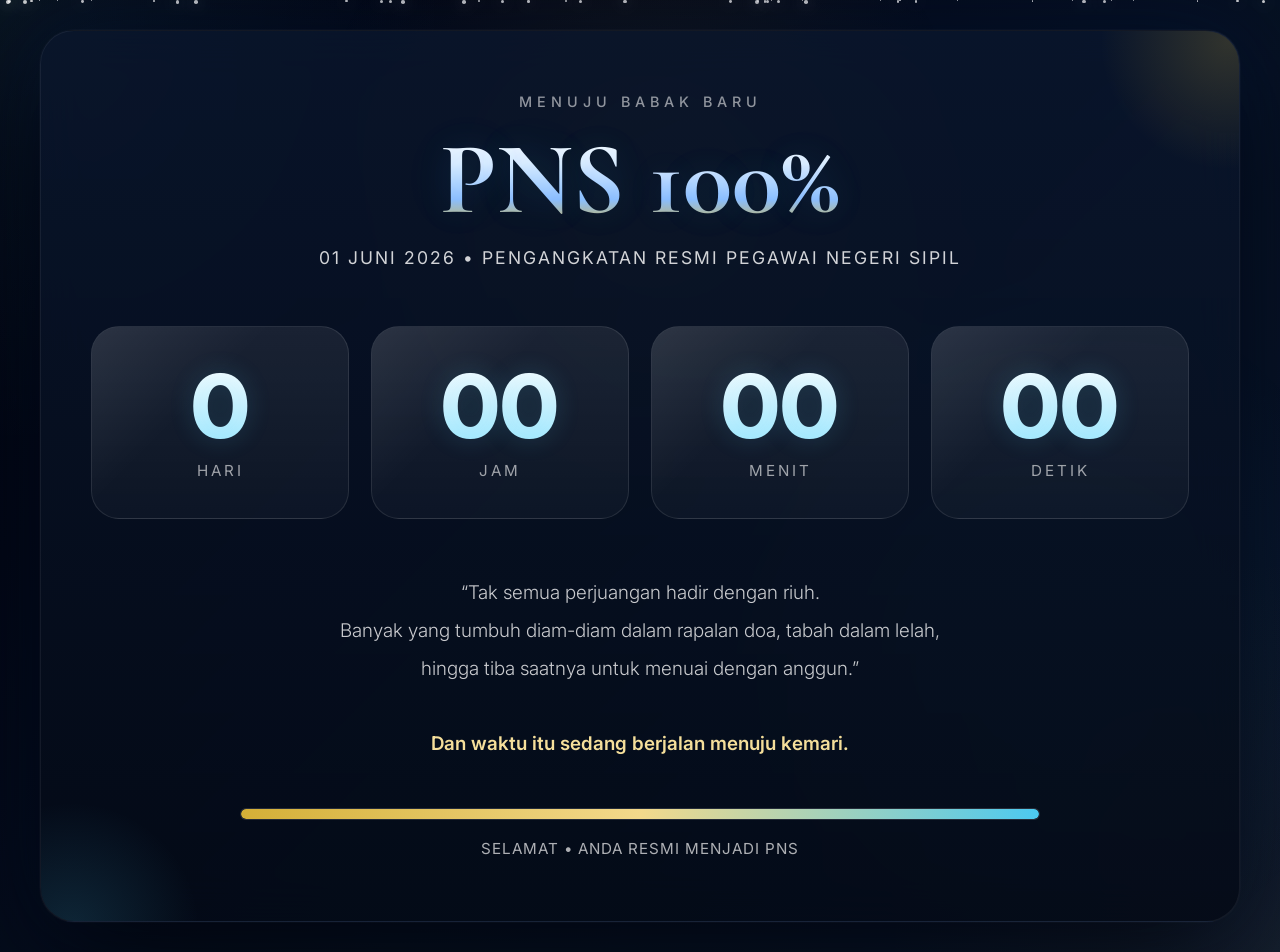
<file: countdown.html>
<!DOCTYPE html>
<html lang="id">
<head>
  <meta charset="UTF-8" />
  <meta name="viewport" content="width=device-width, initial-scale=1.0"/>
  <title>Countdown Menuju PNS | CPNS Pemkot Makassar 2024</title>

  <link rel="icon" href="https://makassarkota.go.id/wp-content/uploads/2024/02/logo-makassarkota-817x1024.png" type="image/png">

  <link href="https://cdn.jsdelivr.net/npm/bootstrap@5.3.2/dist/css/bootstrap.min.css" rel="stylesheet"/>
  <link rel="stylesheet" href="https://cdnjs.cloudflare.com/ajax/libs/font-awesome/6.5.0/css/all.min.css"/>

  <link href="https://fonts.googleapis.com/css2?family=Inter:wght@300;400;500;600;700;800&family=Cormorant+Garamond:wght@500;600;700&display=swap" rel="stylesheet"/>

  <style>
    :root{
  --gold:#d4af37;
  --gold-soft:#f5df9b;

  --dark:#020817;
  --dark-2:#061224;
  --dark-3:#0b1d39;

  --blue:#5ccfff;

  --white-soft:rgba(255,255,255,0.82);

  --glass:rgba(8,18,38,0.55);
  --border:rgba(255,255,255,0.08);
}

    *{
      margin:0;
      padding:0;
      box-sizing:border-box;
    }

    body{
  min-height:100vh;
  overflow:hidden;
  font-family:'Inter',sans-serif;

  background:
    radial-gradient(circle at top left,
      rgba(92,207,255,0.08),
      transparent 28%
    ),

    radial-gradient(circle at bottom right,
      rgba(212,175,55,0.06),
      transparent 25%
    ),

    linear-gradient(
      135deg,
      #01050f 0%,
      #020817 25%,
      #061224 60%,
      #0a1830 100%
    );

  color:white;
  position:relative;
}
    /* Aura */
    body::before{
      content:"";
      position:fixed;
      inset:0;
      background:
        radial-gradient(circle at 50% 20%, rgba(212,175,55,0.10), transparent 35%),
        radial-gradient(circle at 80% 70%, rgba(76,201,240,0.08), transparent 30%);
      animation:aura 10s ease-in-out infinite alternate;
      pointer-events:none;
    }

    @keyframes aura{
      from{
        transform:scale(1);
        opacity:.7;
      }
      to{
        transform:scale(1.08);
        opacity:1;
      }
    }

    /* Noise layer */
    .noise{
      position:fixed;
      inset:0;
      opacity:.05;
      background-image:url("https://grainy-gradients.vercel.app/noise.svg");
      mix-blend-mode:soft-light;
      pointer-events:none;
    }

    .container-main{
      position:relative;
      z-index:5;
      min-height:100vh;
      display:flex;
      align-items:center;
      justify-content:center;
      padding:30px 20px;
    }

   .glass-card{
  width:100%;
  max-width:1200px;
  padding:60px 50px;
  border-radius:34px;

  background:
    linear-gradient(
      180deg,
      rgba(10,22,45,0.82),
      rgba(4,10,22,0.88)
    );

  border:1px solid rgba(255,255,255,0.06);

  backdrop-filter:blur(22px);

  box-shadow:
    0 0 0 1px rgba(255,255,255,0.02),
    0 40px 120px rgba(0,0,0,0.75),
    0 0 80px rgba(0,40,120,0.25);

  position:relative;
  overflow:hidden;
}

    .glass-card::before{
      content:"";
      position:absolute;
      top:-120px;
      right:-120px;
      width:260px;
      height:260px;
      border-radius:50%;
      background:radial-gradient(circle, rgba(212,175,55,0.20), transparent 70%);
    }

    .glass-card::after{
      content:"";
      position:absolute;
      bottom:-140px;
      left:-100px;
      width:260px;
      height:260px;
      border-radius:50%;
      background:radial-gradient(circle, rgba(76,201,240,0.15), transparent 70%);
    }

    .top-text{
      text-align:center;
      margin-bottom:15px;
      letter-spacing:5px;
      text-transform:uppercase;
      color:rgba(255,255,255,0.55);
      font-size:.9rem;
      font-weight:500;
    }

   .title{
  text-align:center;
  font-family:'Cormorant Garamond',serif;
  font-size:clamp(3.8rem,8vw,7rem);
  font-weight:700;
  line-height:1;
  margin-bottom:15px;

  background:
    linear-gradient(
      180deg,
      #ffffff 0%,
      #dcecff 35%,
      #8fbfff 70%,
      #d4af37 100%
    );

  -webkit-background-clip:text;
  color:transparent;

  text-shadow:
    0 0 35px rgba(92,207,255,0.12),
    0 0 70px rgba(92,207,255,0.08);
}
    .subtitle{
      text-align:center;
      color:var(--white-soft);
      font-size:1.1rem;
      letter-spacing:2px;
      margin-bottom:55px;
    }

    .countdown{
      display:grid;
      grid-template-columns:repeat(auto-fit,minmax(180px,1fr));
      gap:22px;
      margin-bottom:55px;
    }

    .box{
      position:relative;
      padding:35px 20px;
      border-radius:28px;
      background:linear-gradient(
        180deg,
        rgba(255,255,255,0.08),
        rgba(255,255,255,0.03)
      );
      border:1px solid rgba(255,255,255,0.10);
      text-align:center;
      overflow:hidden;
      transition:.45s ease;
    }

    .box::before{
      content:"";
      position:absolute;
      inset:0;
      background:linear-gradient(
        135deg,
        rgba(255,255,255,0.08),
        transparent 40%
      );
    }

    .box:hover{
      transform:translateY(-10px);
      border-color:rgba(212,175,55,0.35);
      box-shadow:
        0 20px 45px rgba(0,0,0,0.45),
        0 0 40px rgba(212,175,55,0.08);
    }

    .number{
      font-size:clamp(3rem,7vw,5.5rem);
      font-weight:800;
      line-height:1;
      margin-bottom:10px;
      background:linear-gradient(180deg,#ffffff,#9fe8ff);
      -webkit-background-clip:text;
      color:transparent;
      text-shadow:0 0 25px rgba(76,201,240,0.18);
    }

    .label{
      font-size:.95rem;
      text-transform:uppercase;
      letter-spacing:3px;
      color:rgba(255,255,255,0.60);
    }

    .quote{
      max-width:820px;
      margin:0 auto 45px;
      text-align:center;
      font-size:1.18rem;
      line-height:2;
      color:rgba(255,255,255,0.78);
      font-weight:300;
    }

    .quote strong{
      color:var(--gold-soft);
      font-weight:600;
    }

    .progress-wrapper{
      max-width:800px;
      margin:auto;
    }

    .progress{
      height:12px;
      border-radius:50px;
      overflow:hidden;
      background:rgba(255,255,255,0.06);
      border:1px solid rgba(255,255,255,0.08);
    }

    .progress-bar{
      width:0%;
      border-radius:50px;
      background:linear-gradient(
        90deg,
        #d4af37,
        #f3d98b,
        #4cc9f0
      );
      box-shadow:
        0 0 25px rgba(212,175,55,0.4);
      transition:1s ease;
    }

    .percent{
      text-align:center;
      margin-top:18px;
      color:rgba(255,255,255,0.68);
      letter-spacing:1px;
      font-size:.95rem;
    }

    /* Floating lights */
    .particles{
      position:fixed;
      inset:0;
      pointer-events:none;
      z-index:1;
    }

    .particle{
      position:absolute;
      width:3px;
      height:3px;
      border-radius:50%;
      background:rgba(255,255,255,0.8);
      box-shadow:0 0 15px rgba(255,255,255,0.7);
      animation:float linear infinite;
    }

    @keyframes float{
      from{
        transform:translateY(110vh) scale(.3);
        opacity:0;
      }
      10%{
        opacity:1;
      }
      90%{
        opacity:1;
      }
      to{
        transform:translateY(-20vh) scale(1);
        opacity:0;
      }
    }

    @media(max-width:768px){

      body{
        overflow:auto;
      }

      .glass-card{
        padding:45px 24px;
      }

      .title{
        font-size:4rem;
      }

      .quote{
        font-size:1rem;
        line-height:1.8;
      }

      .subtitle{
        font-size:.95rem;
      }

    }

  </style>
</head>

<body>

<div class="noise"></div>

<div class="particles" id="particles"></div>

<div class="container-main">

  <div class="glass-card">

   <div class="top-text">
  Menuju Babak Baru
</div>

<h1 class="title">
  PNS 100%
</h1>

<div class="subtitle">
  01 JUNI 2026 • PENGANGKATAN RESMI PEGAWAI NEGERI SIPIL
</div>

    <div class="countdown">

      <div class="box">
        <div class="number" id="days">0</div>
        <div class="label">Hari</div>
      </div>

      <div class="box">
        <div class="number" id="hours">00</div>
        <div class="label">Jam</div>
      </div>

      <div class="box">
        <div class="number" id="minutes">00</div>
        <div class="label">Menit</div>
      </div>

      <div class="box">
        <div class="number" id="seconds">00</div>
        <div class="label">Detik</div>
      </div>

    </div>

    <div class="quote">
  “Tak semua perjuangan hadir dengan riuh.<br>
  Banyak yang tumbuh diam-diam dalam rapalan doa, tabah dalam lelah,<br>
  hingga tiba saatnya untuk menuai dengan anggun.”
  <br><br>
  <strong>Dan waktu itu sedang berjalan menuju kemari.</strong>
</div>

    <div class="progress-wrapper">

      <div class="progress">
        <div class="progress-bar" id="progressBar"></div>
      </div>

      <div class="percent" id="percentText">
        0% • 1 Juni 2025 — 1 Juni 2026
      </div>

    </div>

  </div>

</div>

<script>

const startDate  = new Date("2025-06-01T00:00:00").getTime();
const targetDate = new Date("2026-06-01T00:00:00").getTime();

function updateCountdown(){

  const now = new Date().getTime();
  const distance = targetDate - now;

  if(distance <= 0){

    document.getElementById("days").innerText = "0";
    document.getElementById("hours").innerText = "00";
    document.getElementById("minutes").innerText = "00";
    document.getElementById("seconds").innerText = "00";

    document.getElementById("progressBar").style.width = "100%";

    document.getElementById("percentText").innerHTML =
      "SELAMAT • ANDA RESMI MENJADI PNS";

    return;
  }

  const days = Math.floor(distance / (1000 * 60 * 60 * 24));

  const hours = Math.floor(
    (distance % (1000 * 60 * 60 * 24))
    / (1000 * 60 * 60)
  );

  const minutes = Math.floor(
    (distance % (1000 * 60 * 60))
    / (1000 * 60)
  );

  const seconds = Math.floor(
    (distance % (1000 * 60))
    / 1000
  );

  document.getElementById("days").innerText = days;

  document.getElementById("hours").innerText =
    hours.toString().padStart(2,'0');

  document.getElementById("minutes").innerText =
    minutes.toString().padStart(2,'0');

  document.getElementById("seconds").innerText =
    seconds.toString().padStart(2,'0');

  const totalMs = targetDate - startDate;
  const elapsedMs = Math.max(0, now - startDate);

  const progress = Math.min(
    100,
    (elapsedMs / totalMs) * 100
  );

  document.getElementById("progressBar").style.width =
    progress + "%";

  document.getElementById("percentText").innerHTML =
    Math.floor(progress) + "% • 1 Juni 2025 — 1 Juni 2026";

}

function createParticles(){

  const container = document.getElementById("particles");

  for(let i=0; i<45; i++){

    const p = document.createElement("div");

    p.className = "particle";

    const size = Math.random() * 3 + 1;

    p.style.width = size + "px";
    p.style.height = size + "px";

    p.style.left = Math.random() * 100 + "vw";

    p.style.animationDuration =
      (15 + Math.random() * 25) + "s";

    p.style.animationDelay =
      Math.random() * 20 + "s";

    container.appendChild(p);

  }

}

createParticles();
updateCountdown();

setInterval(updateCountdown,1000);

</script>

</body>
</html>
</file>
